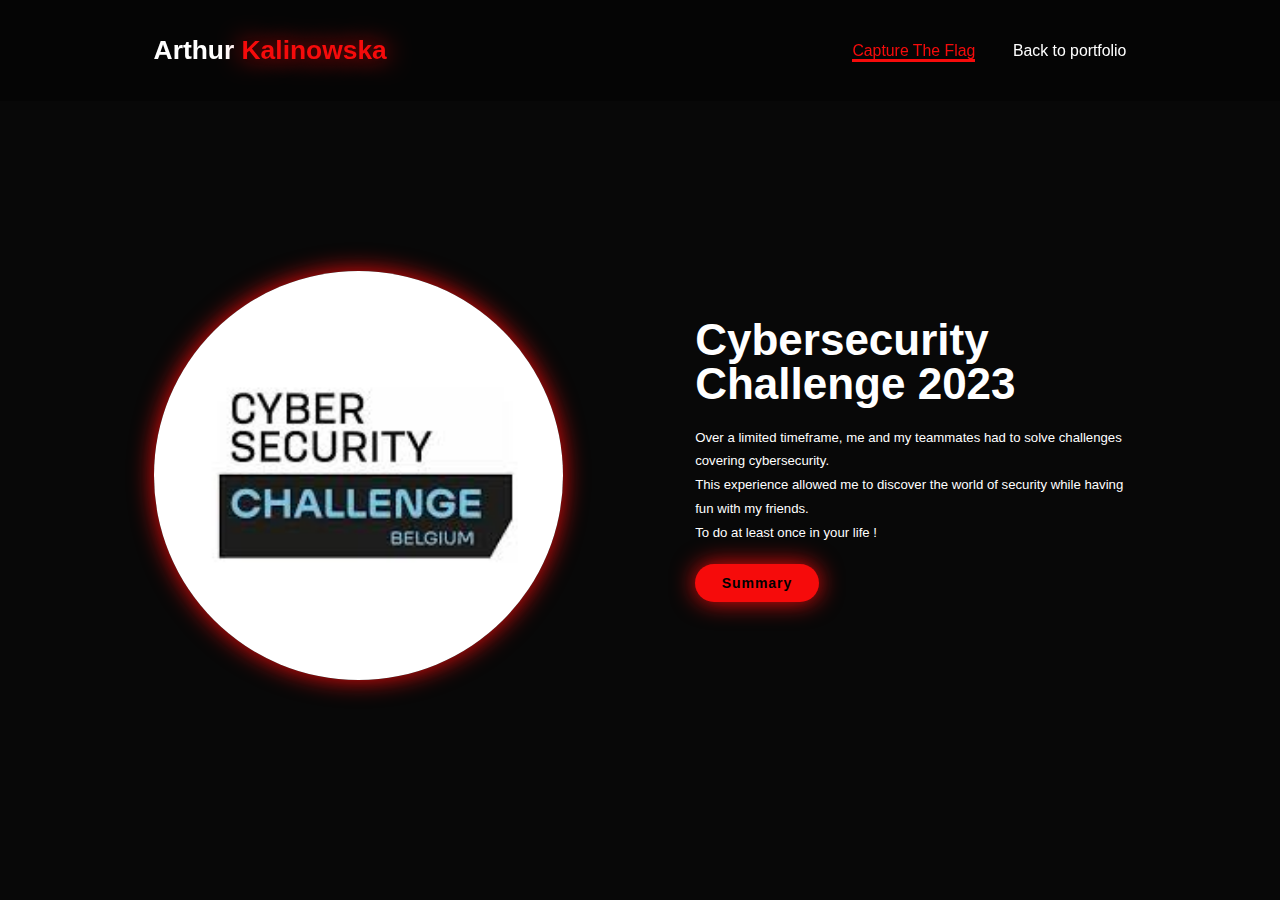
<file: pages/csc.html>
<!DOCTYPE html>
<html lang="en">
<head>
    <meta charset="UTF-8">
    <meta name="viewport" content="width=device-width, initial-scale=1.0">
    <link rel="stylesheet" href="../style.css">
    <link href="../img/default/poland.ico" rel="icon" type="image/x-icon">
    <title>Cybersecurity challenge 2023</title>
</head>
<body>
    <header class="header">
        <a href="../index.html" class="logo">Arthur 
            <span>Kalinowska</span></a>

        <i class="bx bx-menu" id="menu-icon"></i>

        <nav class="navbar">
            <a href="#home" class="active">Capture The Flag</a>
            <a href="../index.html#portfolios">Back to portfolio</a>
        </nav>
    </header>

    <section class="home" id="home">  
        
        <div class="home-img">
            <img src="../img/cybersecurity-challenge/cybersecurity.jpg">
        </div>

        <div class="home-content">

            <h1>Cybersecurity Challenge 2023</h1>

            <br><br>
                
            <p>Over a limited timeframe, me and my teammates had to solve challenges covering cybersecurity.</p>

            <p>This experience allowed me to discover the world of security while having fun with my friends.</p>

            <p>To do at least once in your life !</p>

            <br><br>

            <div class="btn-group">
                <a href="summary.html" class="btn">Summary</a>
            </div>

            <br><br>

        </div>

    </section>

    <script src="../script.js"></script>
</body>
</html>
</file>
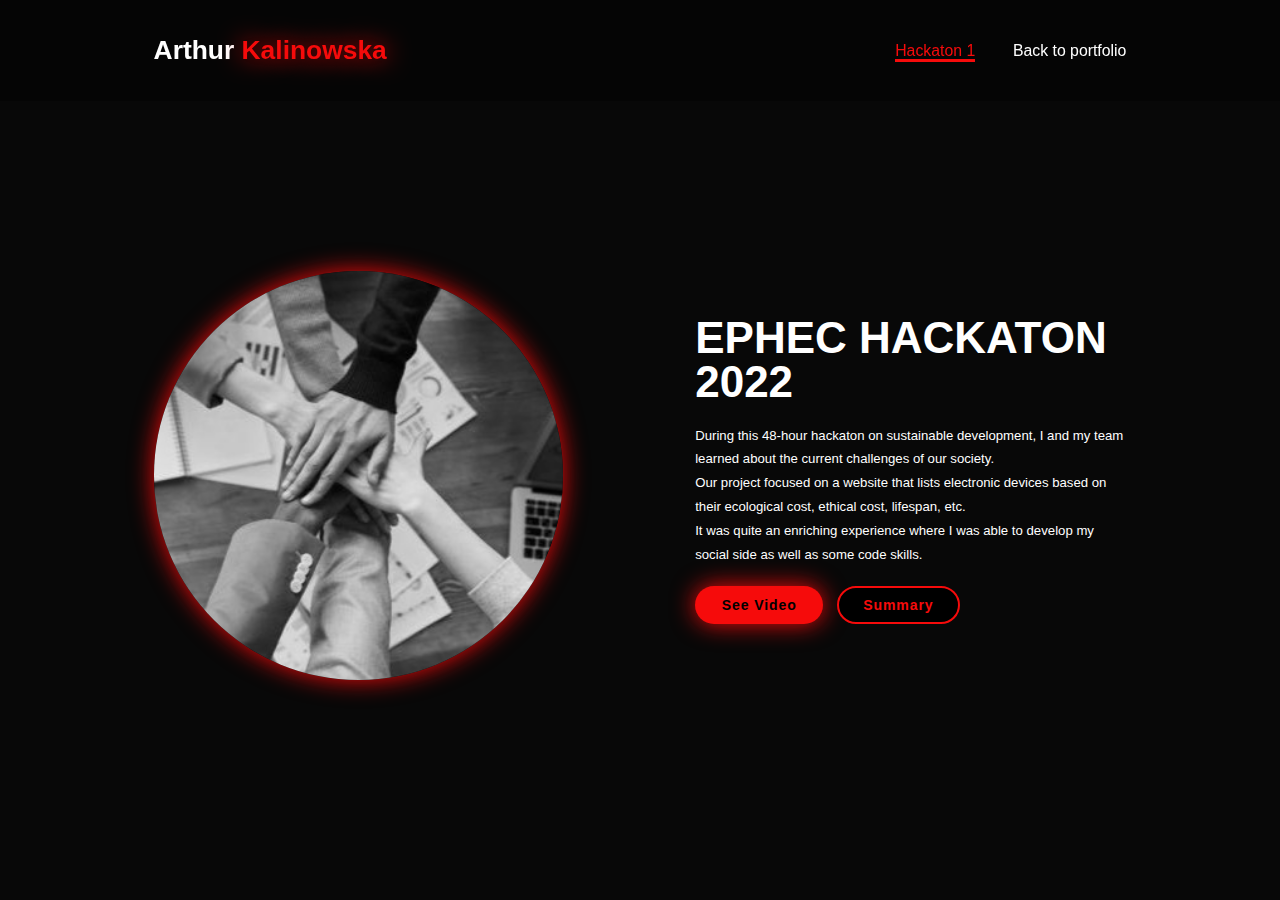
<file: pages/hackaton1.html>
<!DOCTYPE html>
<html lang="en">
<head>
    <meta charset="UTF-8">
    <meta name="viewport" content="width=device-width, initial-scale=1.0">
    <link rel="stylesheet" href="../style.css">
    <link href="../img/default/poland.ico" rel="icon" type="image/x-icon">
    <title>Hackaton EPHEC 2022</title>
</head>
<body>
    <header class="header">
        <a href="../index.html" class="logo">Arthur 
            <span>Kalinowska</span></a>

        <i class="bx bx-menu" id="menu-icon"></i>

        <nav class="navbar">
            <a href="#home" class="active">Hackaton 1</a>
            <a href="../index.html#portfolios">Back to portfolio</a>
        </nav>
    </header>

    <section class="home" id="home">  
        
        <div class="home-img">
            <img src="../img/hackaton1/profile.jpg">
        </div>

        <div class="home-content">

            <h1>EPHEC HACKATON 2022</h1>

            <br><br>

            <p>During this 48-hour hackaton on sustainable development, I and my team learned about the current challenges of our society.</p>
                
            <p>Our project focused on a website that lists electronic devices based on their ecological cost, ethical cost, lifespan, etc.</p>

            <p>It was quite an enriching experience where I was able to develop my social side as well as some code skills.</p>

            <br><br>

            <div class="btn-group">
                <a href="https://www.youtube.com/watch?v=X24J60kMmWw" target="_blank" rel="noopener noreferrer" class="btn">See Video</a>
                
                <a href="summary.html" class="btn">Summary</a>

            </div>
            
        </div>

    </section>

    <script src="../script.js"></script>
</body>
</html>
</file>
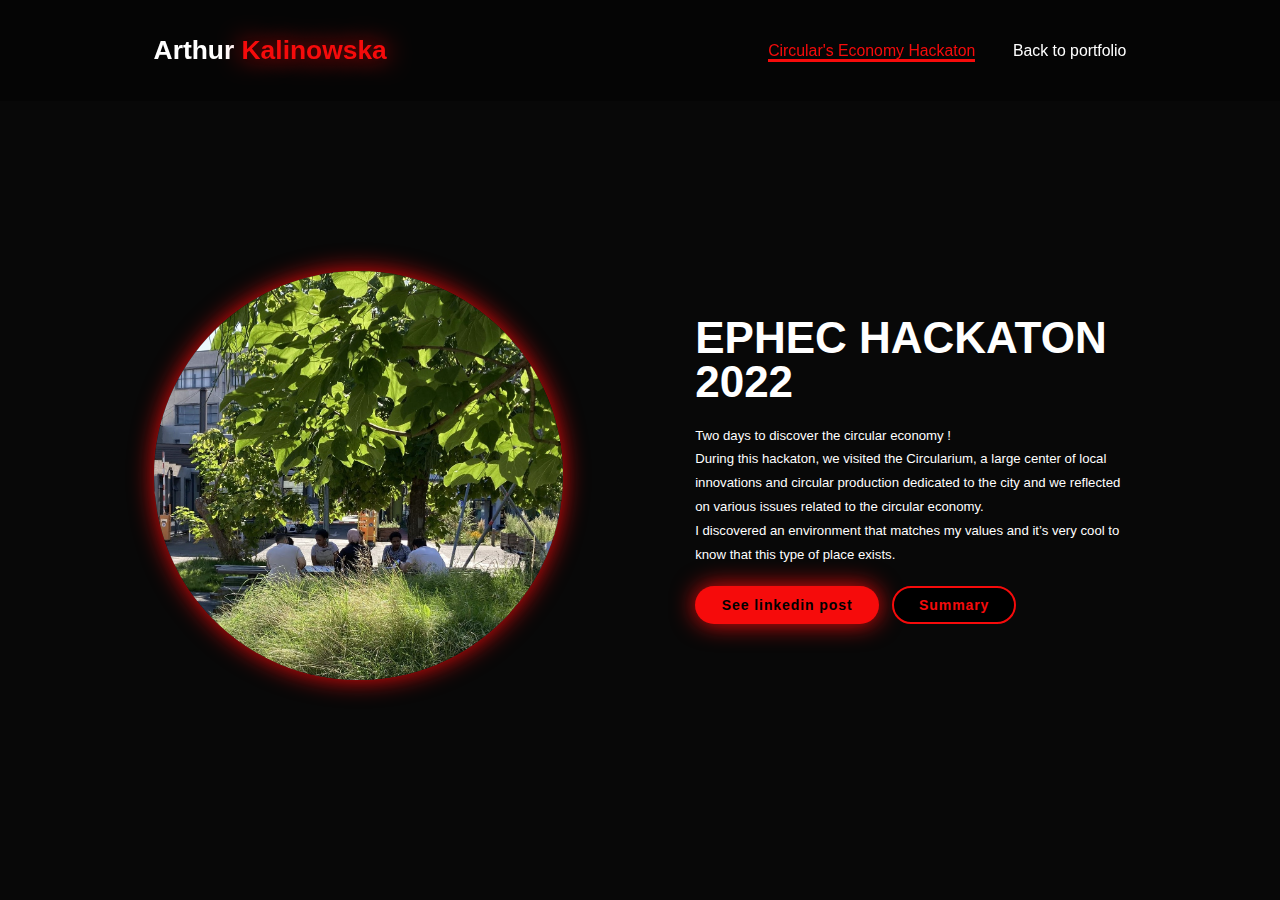
<file: pages/hackaton2.html>
<!DOCTYPE html>
<html lang="en">
<head>
    <meta charset="UTF-8">
    <meta name="viewport" content="width=device-width, initial-scale=1.0">
    <link rel="stylesheet" href="../style.css">
    <link href="../img/default/poland.ico" rel="icon" type="image/x-icon">
    <title>Circular's Economy Hackaton</title>
</head>
<body>
    <header class="header">
        <a href="../index.html" class="logo">Arthur 
            <span>Kalinowska</span></a>

        <i class="bx bx-menu" id="menu-icon"></i>

        <nav class="navbar">
            <a href="#home" class="active">Circular's Economy Hackaton</a>
            <a href="../index.html#portfolios">Back to portfolio</a>
        </nav>
    </header>

    <section class="home" id="home">  
        
        <div class="home-img">
            <img src="../img/hackaton2/cover.jpg">
        </div>

        <div class="home-content">

            <h1>EPHEC HACKATON 2022</h1>

            <br><br>
                
            <p>Two days to discover the circular economy !</p>

            <p>During this hackaton, we visited the Circularium, a large center of local innovations and circular production dedicated to the city and we reflected on various issues related to the circular economy.</p>

            <p>I discovered an environment that matches my values and it’s very cool to know that this type of place exists.</p>

            <p></p>

            <br><br>

            <div class="btn-group">
                <a href="https://www.linkedin.com/posts/caroline-lovens-12514126_deux-jours-pour-découvrir-léconomie-circulaire-activity-7107038572930576384-3QWN/?utm_source=share&utm_medium=member_desktop" target="_blank" rel="noopener noreferrer" class="btn">See linkedin post</a>
                
                <a href="summary.html" class="btn">Summary</a>
            </div>

        </div>

    </section>

    <script src="../script.js"></script>
</body>
</html>
</file>
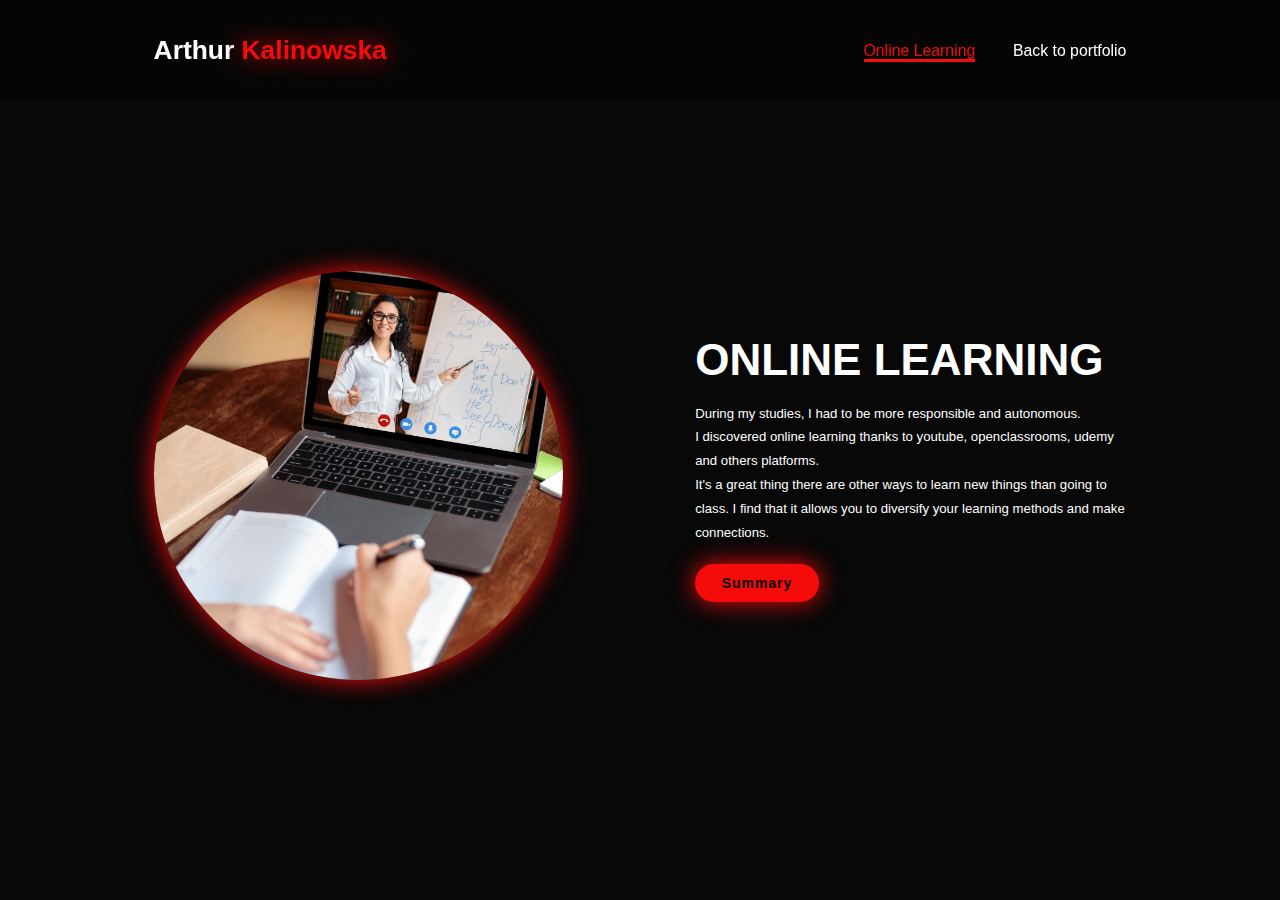
<file: pages/online.html>
<!DOCTYPE html>
<html lang="en">
<head>
    <meta charset="UTF-8">
    <meta name="viewport" content="width=device-width, initial-scale=1.0">
    <link rel="stylesheet" href="../style.css">
    <link href="../img/default/poland.ico" rel="icon" type="image/x-icon">
    <title>Online Learning</title>
</head>
<body>
    <header class="header">
        <a href="../index.html" class="logo">Arthur 
            <span>Kalinowska</span></a>

        <i class="bx bx-menu" id="menu-icon"></i>

        <nav class="navbar">
            <a href="#introduction" class="active">Online Learning</a>
            <a href="../index.html#portfolios">Back to portfolio</a>
        </nav>
    </header>
    <section class="home" id="home">  
        
        <div class="home-img">
            <img src="../img/online-learning/online.jpg">
        </div>

        <div class="home-content">

            <h1>ONLINE LEARNING</h1>

            <br><br>
            
            <p>During my studies, I had to be more responsible and autonomous.</p>
                
            <p>I discovered online learning thanks to youtube, openclassrooms, udemy and others platforms.</p>

            <p>It's a great thing there are other ways to learn new things than going to class. I find that it allows you to diversify your learning methods and make connections.</p>

            <br><br>

            <div class="btn-group">
                <a href="summary.html" class="btn">Summary</a>
            </div>

        </div>

    </section>

    <script src="../script.js"></script>
</body>
</html>
</file>
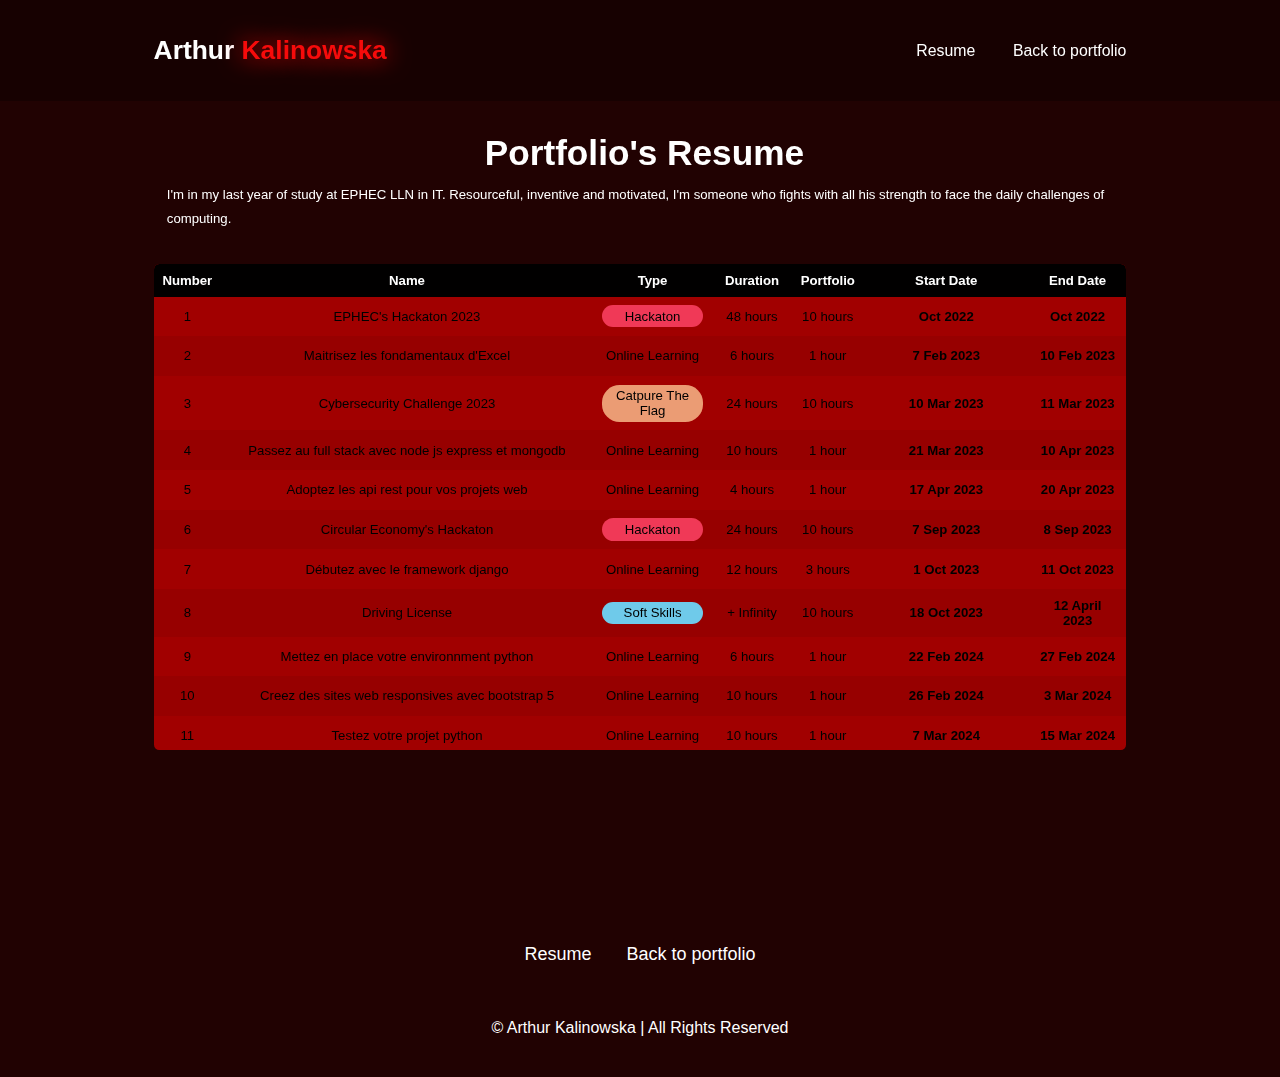
<file: pages/resume.html>
<!DOCTYPE html>
<html lang="en">
<head>
    <meta charset="UTF-8">
    <meta name="viewport" content="width=device-width, initial-scale=1.0">
    <link rel="stylesheet" href="../style.css">

    <link rel="shortcut icon" href="../img/poland.ico" type="image/x-icon">
    <title>Portfolio Resume</title>
</head>
<body>
    <header class="header">
        <a href="../index.html" class="logo">Arthur 
            <span>Kalinowska</span></a>

        <i class="bx bx-menu" id="menu-icon"></i>

        <nav class="navbar">
            <a href="#resume">Resume</a>
            <a href="../index.html#portfolios">Back to portfolio</a>
        </nav>
    </header>

    <section class="resume" id="resume">
        <div class="table__header">
            <h1>Portfolio's Resume</h1>

            <p>I'm in my last year of study at EPHEC LLN in IT. Resourceful, inventive and motivated, I'm someone who fights with all his strength to face the daily challenges of computing.</p>
        </div>
        
        <div class="table__body">
            <table>
                <thead>
                    <tr>
                        <th> Number </th>
                        <th> Name </th>
                        <th> Type </th>
                        <th> Duration </th>
                        <th> Portfolio </th>
                        <th> Start Date </th>
                        <th> End Date </th>
                    </tr>
                </thead>
                <tbody>
                    <tr>
                        <td> 1 </td>
                        <td><a href="hackaton1.html#introduction">EPHEC's Hackaton 2023</a></td>
                        <td>
                            <p class="type hackaton">Hackaton</p>
                        </td>
                        <td> 48 hours </td>
                        <td> 10 hours </td>
                        <td> <strong> Oct 2022 </strong></td>
                        <td> <strong> Oct 2022 </strong></td>
                    </tr>
                    <tr>
                        <td> 2 </td>
                        <td> <a href="https://openclassrooms.com/fr/courses/7168336-maitrisez-les-fondamentaux-dexcel"> Maitrisez les fondamentaux d'Excel</a> </td>
                        <td>
                            <p class="type online">Online Learning</p>
                        </td>
                        <td> 6 hours </td>
                        <td> 1 hour </td>
                        <td> <strong> 7 Feb 2023</strong> </td>
                        <td> <strong> 10 Feb 2023</strong> </td>
                    </tr>
                    <tr>
                        <td> 3</td>
                        <td><a href="csc.html#introduction">Cybersecurity Challenge 2023</a></td>
                        <td>
                            <p class="type ctf">Catpure The Flag</p>
                        </td>
                        <td> 24 hours </td>
                        <td> 10 hours </td>
                        <td> <strong>10 Mar 2023</strong> </td>
                        <td> <strong>11 Mar 2023</strong> </td>
                    </tr>
                    <tr>
                        <td> 4</td>
                        <td> <a href="https://openclassrooms.com/fr/courses/6390246-passez-au-full-stack-avec-node-js-express-et-mongodb"> Passez au full stack avec node js express et mongodb</a></td>
                        <td>
                            <p class="type online">Online Learning</p>
                        </td>
                        <td> 10 hours </td>
                        <td> 1 hour </td>
                        <td> <strong>21 Mar 2023</strong> </td>
                        <td> <strong>10 Apr 2023</strong> </td>
                    </tr>
                    <tr>
                        <td> 5</td>
                        <td><a href="https://openclassrooms.com/fr/courses/6573181-adoptez-les-api-rest-pour-vos-projets-web">Adoptez les api rest pour vos projets web</a> </td>
                        <td>
                            <p class="type online">Online Learning</p>
                        </td>
                        <td> 4 hours </td>
                        <td> 1 hour </td>
                        <td> <strong>17 Apr 2023</strong> </td>
                        <td> <strong>20 Apr 2023</strong> </td>
                    </tr>
                    <tr>
                        <td> 6</td>
                        <td><a href="hackaton2.html#introduction">Circular Economy's Hackaton</a></td>
                        <td>
                            <p class="type hackaton">Hackaton</p>
                        </td>
                        <td> 24 hours </td>
                        <td> 10 hours </td>
                        <td> <strong>7 Sep 2023</strong> </td>
                        <td> <strong>8 Sep 2023</strong> </td>
                    </tr>
                    <tr>
                        <td> 7</td>
                        <td><a href="https://openclassrooms.com/fr/courses/7172076-debutez-avec-le-framework-django">Débutez avec le framework django</a></td>
                        <td>
                            <p class="type online">Online Learning</p>
                        </td>
                        <td> 12 hours </td>
                        <td> 3 hours </td>
                        <td> <strong>1 Oct 2023</strong> </td>
                        <td> <strong>11 Oct 2023</strong> </td>
                    </tr>
                    <tr>
                        <td> 8</td>
                        <td><a href="soft-skills.html#Driving">Driving License</a></td>
                        <td>
                            <p class="type soft">Soft Skills</p>
                        </td>
                        <td> + Infinity </td>
                        <td> 10 hours </td>
                        <td> <strong>18 Oct 2023</strong> </td>
                        <td> <strong>12 April 2023</strong> </td>
                    </tr>
                    <tr>
                        <td> 9</td>
                        <td> <a href="https://openclassrooms.com/fr/courses/6951236-mettez-en-place-votre-environnement-python">Mettez en place votre environnment python</a></td>
                        <td>
                            <p class="type online">Online Learning</p>
                        </td>
                        <td> 6 hours </td>
                        <td> 1 hour </td>
                        <td> <strong>22 Feb 2024</strong> </td>
                        <td> <strong>27 Feb 2024</strong> </td>
                    </tr>
                    <tr>
                        <td> 10</td>
                        <td> <a href="https://openclassrooms.com/fr/courses/7542506-creez-des-sites-web-responsives-avec-bootstrap-5">Creez des sites web responsives avec bootstrap 5</a></td>
                        <td>
                            <p class="type online">Online Learning</p>
                        </td>
                        <td> 10 hours </td>
                        <td> 1 hour </td>
                        <td> <strong>26 Feb 2024</strong> </td>
                        <td> <strong>3 Mar 2024</strong> </td>
                    </tr>
                    <tr>
                        <td> 11</td>
                        <td> <a href="https://openclassrooms.com/fr/courses/7155841-testez-votre-projet-python">Testez votre projet python</a> </td>
                        <td>
                            <p class="type online">Online Learning</p>
                        </td>
                        <td> 10 hours </td>
                        <td> 1 hour </td>
                        <td> <strong>7 Mar 2024</strong> </td>
                        <td> <strong>15 Mar 2024</strong> </td>
                    </tr>
                    <tr>
                        <td> 12</td>
                        <td> <a href="https://openclassrooms.com/fr/courses/4577696-prenez-la-parole-en-public">Prenez la parole en public</a> </td>
                        <td>
                            <p class="type online">Online Learning</p>
                        </td>
                        <td> 6 hours </td>
                        <td> 1 hour </td>
                        <td> <strong>8 Mar 2024</strong> </td>
                        <td> <strong>10 Mar 2024</strong> </td>
                    </tr>
                    <tr>
                        <td> 13</td>
                        <td> <a href="https://openclassrooms.com/fr/courses/7192426-allez-plus-loin-avec-le-framework-django">Allez plus loin avec le framework django</a> </td>
                        <td>
                            <p class="type online">Online Learning</p>
                        </td>
                        <td> 12 hours </td>
                        <td> 1 hour </td>
                        <td> <strong>25 Mar 2024</strong> </td>
                        <td> <strong>31 Mar 2024</strong> </td>
                    </tr>

                    <tr>
                        <td> 14</td>
                        <td><a href="https://www.udemy.com/course/creez-des-sites-web-avec-python-et-django/">Creez des sites web avec python et django</a></td>
                        <td>
                            <p class="type online">Online Learning</p>
                        </td>
                        <td> 14,5 hours </td>
                        <td> 3 hours </td>
                        <td> <strong>14 Feb 2024</strong> </td>
                        <td> <strong>3 Apr 2024</strong> </td>
                    </tr>
                    <tr>
                        <td> 15</td>
                        <td><a href="https://www.udemy.com/course/django-pro-de-novice-a-expert-en-developpement-web-python/">Django pro de novice a expert en developpement web python</a></td>
                        <td>
                            <p class="type online">Online Learning</p>
                        </td>
                        <td> 41,5 hours </td>
                        <td> 3 hours </td>
                        <td> <strong>21 Feb 2024</strong> </td>
                        <td> <strong>3 Apr 2024</strong> </td>
                    </tr>
                    <tr>
                        <td> 16</td>
                        <td><a href="https://www.udemy.com/course/create-responsive-websites-with-bootstrap-studio/">Create responsive websites with bootstrap studio</a></td>
                        <td>
                            <p class="type online">Online Learning</p>
                        </td>
                        <td> 2,5 hours </td>
                        <td> 1 hour </td>
                        <td> <strong>20 Mar 2024</strong> </td>
                        <td> <strong>3 Apr 2024</strong> </td>
                    </tr>
                    <tr>
                        <td> 17</td>
                        <td><a href="#">Galactik Football Fan Page</a></td>
                        <td>
                            <p class="type soft">Soft Skills</p>
                        </td>
                        <td> + Infinity </td>
                        <td> 5 hours </td>
                        <td> <strong>Long time ago in 2019...</strong> </td>
                        <td> <strong>2024</strong> </td>
                    </tr>
 
                </tbody>
                <tfoot>
                    <tr>
                        <td></td>
                        <td>Total</td>
                        <td></td>
                        <td> xx hours </td>
                        <td> 60 hours </td>
                        <td></td>
                        <td></td>
                    </tr>
                </tfoot>
            </table>
        </div>

    </section>


    <footer class="footer">
        <ul class="list">
            <li>
                <a href="#resume">Resume</a>
            </li>
            <li>
                <a href="../index.html#portfolios">Back to portfolio</a>
            </li>
        </ul>
        <p class="copyright">
            © Arthur Kalinowska | All Rights Reserved
        </p>
    </footer>

    <script src="../script.js"></script>
</body>
</html>
</file>
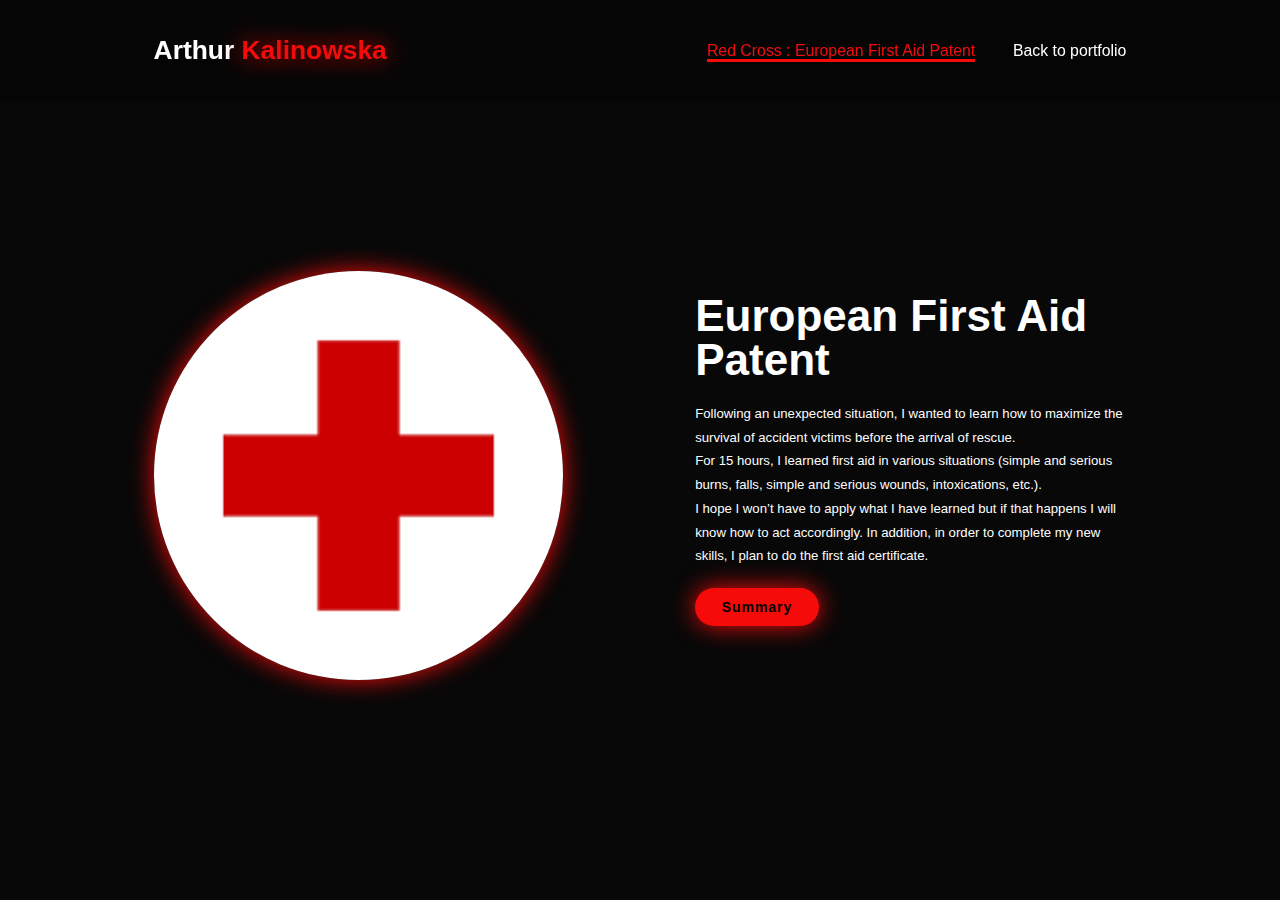
<file: pages/soft-skills.html>
<!DOCTYPE html>
<html lang="en">
<head>
    <meta charset="UTF-8">
    <meta name="viewport" content="width=device-width, initial-scale=1.0">
    <link rel="stylesheet" href="../style.css">
    <link href="../img/default/poland.ico" rel="icon" type="image/x-icon">
    <title>Soft Skills</title>
</head>
<body>
    <header class="header">
        <a href="../index.html" class="logo">Arthur 
            <span>Kalinowska</span></a>

        <i class="bx bx-menu" id="menu-icon"></i>

        <nav class="navbar">
            <a href="#home" class="active">Red Cross : European First Aid Patent</a>
            <a href="../index.html#portfolios">Back to portfolio</a>
        </nav>
    </header>

    <section class="home" id="home">  
        
        <div class="home-img">
            <img src="../img/soft-skills/redcross.png">
        </div>

        <div class="home-content">

            <h1>European First Aid Patent</h1>

            <br><br>
            
            <p>Following an unexpected situation, I wanted to learn how to maximize the survival of accident victims before the arrival of rescue.</p>
                
            <p>For 15 hours, I learned first aid in various situations (simple and serious burns, falls, simple and serious wounds, intoxications, etc.).</p>

            <p>I hope I won’t have to apply what I have learned but if that happens I will know how to act accordingly. In addition, in order to complete my new skills, I plan to do the first aid certificate.</p>

            <br><br>

            <div class="btn-group">
                <a href="summary.html" class="btn">Summary</a>
            </div>

            <br><br>

        </div>

    </section>

    <script src="../script.js"></script>
</body>
</html>
</file>
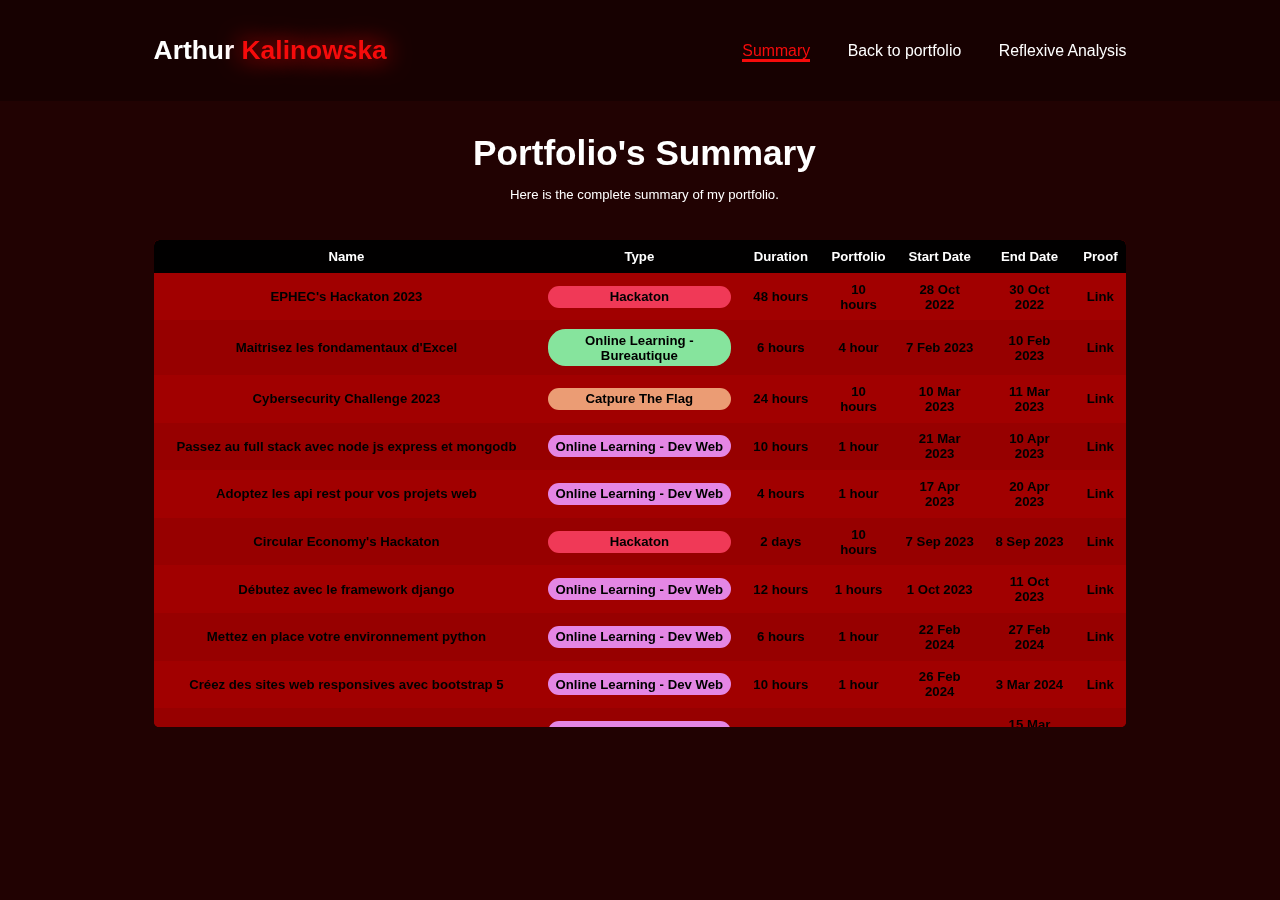
<file: pages/summary.html>
<!DOCTYPE html>
<html lang="en">
<head>
    <meta charset="UTF-8">
    <meta name="viewport" content="width=device-width, initial-scale=1.0">
    <link rel="stylesheet" href="../style.css">

    <link rel="shortcut icon" href="../img/default/poland.ico" type="image/x-icon">
    <title>Portfolio Resume</title>
</head>
<body>
    <header class="header">
        <a href="../index.html" class="logo">Arthur 
            <span>Kalinowska</span></a>

        <i class="bx bx-menu" id="menu-icon"></i>

        <nav class="navbar">
            <a href="#resume" class="active">Summary</a>
            <a href="../index.html#portfolios">Back to portfolio</a>
            <a href="../pdf/ANALYSE_RÉFLEXIVE.pdf" target="_blank">Reflexive Analysis</a>
        </nav>
    </header>

    <section class="resume" id="resume">
        <div class="table__header">
            <h1>Portfolio's Summary</h1>

            <p>Here is the complete summary of my portfolio. </p>
        </div>
        
        <div class="table__body">
            <table>
                <thead>
                    <tr>
                        <th> Name </th>
                        <th> Type </th>
                        <th> Duration </th>
                        <th> Portfolio </th>
                        <th> Start Date </th>
                        <th> End Date </th>
                        <th> Proof</th>
                    </tr>
                </thead>
                <tbody>
                    <tr>
                        <td><a href="hackaton1.html#introduction"><strong>EPHEC's Hackaton 2023</strong></a></td>
                        <td>
                            <p class="type hackaton"><a href="../pages/hackaton1.html"><strong>Hackaton</strong></a></p>
                        </td>
                        <td><strong> 48 hours</strong> </td>
                        <td><strong> 10 hours</strong> </td>
                        <td> <strong> 28 Oct 2022 </strong></td>
                        <td> <strong> 30 Oct 2022 </strong></td>
                        <td><a href="https://www.youtube.com/watch?v=X24J60kMmWw" target="_blank" rel="noopener noreferrer"><strong> Link </strong></a></td>
                    </tr>
                    <tr>
                        <td> <a href="https://openclassrooms.com/fr/courses/7168336-maitrisez-les-fondamentaux-dexcel" target="_blank" rel="noopener noreferrer"> <strong>Maitrisez les fondamentaux d'Excel</strong></a> </td>
                        <td>
                            <p class="type online_bureautique"><a href="../pages/online.html"><strong>Online Learning - Bureautique</strong></a></p>
                        </td>
                        <td><strong> 6 hours </strong></td>
                        <td><strong> 4 hour </strong></td>
                        <td> <strong> 7 Feb 2023</strong> </td>
                        <td> <strong> 10 Feb 2023</strong> </td>
                        <td><a href="../pdf/excel.pdf" target="_blank" rel="noopener noreferrer"><strong> Link </strong></a></td>
                    </tr>
                    <tr>
                        <td><a href="csc.html#introduction"><strong>Cybersecurity Challenge 2023</strong></a></td>
                        <td>
                            <p class="type ctf"><a href="../pages/csc.html"><strong>Catpure The Flag</strong></a></p>
                        </td>
                        <td><strong> 24 hours </strong></td>
                        <td><strong> 10 hours </strong></td>
                        <td> <strong>10 Mar 2023</strong> </td>
                        <td> <strong>11 Mar 2023</strong> </td>
                        <td><a href="../pdf/csc.pdf" target="_blank" rel="noopener noreferrer"><strong> Link </strong></a></td>
                    </tr>
                    <tr>
                        <td> <a href="https://openclassrooms.com/fr/courses/6390246-passez-au-full-stack-avec-node-js-express-et-mongodb" target="_blank" rel="noopener noreferrer"> <strong>Passez au full stack avec node js express et mongodb</strong></a></td>
                        <td>
                            <p class="type online_devweb"><a href="../pages/online.html"><strong>Online Learning - Dev Web</strong></a></p>
                        </td>
                        <td><strong> 10 hours </strong></td>
                        <td> <strong>1 hour </strong></td>
                        <td> <strong>21 Mar 2023</strong> </td>
                        <td> <strong>10 Apr 2023</strong> </td>
                        <td><a href="../pdf/fullstack.pdf" target="_blank" rel="noopener noreferrer"> <strong>Link</strong> </a></td>
                    </tr>
                    <tr>
                        <td><a href="https://openclassrooms.com/fr/courses/6573181-adoptez-les-api-rest-pour-vos-projets-web" target="_blank" rel="noopener noreferrer"><strong>Adoptez les api rest pour vos projets web</strong></a> </td>
                        <td>
                            <p class="type online_devweb"><a href="../pages/online.html"><strong>Online Learning - Dev Web</strong></a></p>
                        </td>
                        <td><strong> 4 hours </strong></td>
                        <td><strong> 1 hour </strong></td>
                        <td> <strong>17 Apr 2023</strong> </td>
                        <td> <strong>20 Apr 2023</strong> </td>
                        <td><a href="../pdf/apirest.pdf" target="_blank" rel="noopener noreferrer"><strong> Link </strong></a></td>
                    </tr>
                    <tr>
                        <td><a href="hackaton2.html#introduction"><strong>Circular Economy's Hackaton</strong></a></td>
                        <td>
                            <p class="type hackaton"><a href="../pages/hackaton2.html"><strong>Hackaton</strong></a></p>
                        </td>
                        <td><strong> 2 days </strong></td>
                        <td><strong> 10 hours </strong></td>
                        <td> <strong>7 Sep 2023</strong> </td>
                        <td> <strong>8 Sep 2023</strong> </td>
                        <td><a href="../pdf/hackaton2.pdf" target="_blank" rel="noopener noreferrer"><strong> Link </strong></a></td>
                    </tr>
                    <tr>
                        <td><a href="https://openclassrooms.com/fr/courses/7172076-debutez-avec-le-framework-django" target="_blank" rel="noopener noreferrer"><strong>Débutez avec le framework django</strong></a></td>
                        <td>
                            <p class="type online_devweb"><a href="../pages/online.html"><strong>Online Learning - Dev Web</strong></a></p>
                        </td>
                        <td><strong> 12 hours </strong></td>
                        <td><strong> 1 hours </strong></td>
                        <td> <strong>1 Oct 2023</strong> </td>
                        <td> <strong>11 Oct 2023</strong> </td>
                        <td><a href="../pdf/django-1.pdf" target="_blank" rel="noopener noreferrer"><strong> Link </strong></a></td>
                    </tr>
                    <tr>
                        <td> <a href="https://openclassrooms.com/fr/courses/6951236-mettez-en-place-votre-environnement-python" target="_blank" rel="noopener noreferrer"><strong>Mettez en place votre environnement python</strong></a></td>
                        <td>
                            <p class="type online_devweb"><a href="../pages/online.html"><strong>Online Learning - Dev Web</strong></a></p>
                        </td>
                        <td><strong> 6 hours </strong></td>
                        <td><strong> 1 hour </strong></td>
                        <td> <strong>22 Feb 2024</strong> </td>
                        <td> <strong>27 Feb 2024</strong> </td>
                        <td> <a href="../pdf/envpython.pdf" target="_blank" rel="noopener noreferrer"><strong>Link</strong></a></td>
                    </tr>
                    <tr>
                        <td> <a href="https://openclassrooms.com/fr/courses/7542506-creez-des-sites-web-responsives-avec-bootstrap-5" target="_blank" rel="noopener noreferrer"><strong>Créez des sites web responsives avec bootstrap 5</strong></a></td>
                        <td>
                            <p class="type online_devweb"><a href="../pages/online.html"><strong>Online Learning - Dev Web</strong></a></p>
                        </td>
                        <td><strong> 10 hours </strong></td>
                        <td><strong> 1 hour </strong></td>
                        <td> <strong>26 Feb 2024</strong> </td>
                        <td> <strong>3 Mar 2024</strong> </td>
                        <td><a href="../pdf/bootstrap.pdf" target="_blank" rel="noopener noreferrer"><strong> Link </strong></a></td>
                    </tr>
                    <tr>
                        <td> <a href="https://openclassrooms.com/fr/courses/7155841-testez-votre-projet-python" target="_blank" rel="noopener noreferrer"><strong>Testez votre projet python</strong></a> </td>
                        <td>
                            <p class="type online_devweb"><a href="../pages/online.html"><strong>Online Learning - Dev Web</strong></a></p>
                        </td>
                        <td><strong> 10 hours </strong></td>
                        <td><strong> 1 hour </strong></td>
                        <td> <strong>7 Mar 2024</strong> </td>
                        <td> <strong>15 Mar 2024</strong> </td>
                        <td><a href="../pdf/testpython.pdf" target="_blank" rel="noopener noreferrer"><strong> Link </strong></a></td>
                    </tr>
                    <tr>
                        <td> <a href="https://openclassrooms.com/fr/courses/4577696-prenez-la-parole-en-public" target="_blank" rel="noopener noreferrer"><strong>Prenez la parole en public</strong></a> </td>
                        <td>
                            <p class="type online_softskills"><a href="../pages/online.html"><strong>Online Learning - Soft Skills</strong></a></p>
                        </td>
                        <td><strong> 6 hours </strong></td>
                        <td><strong> 6 hour </strong></td>
                        <td> <strong>8 Mar 2024</strong> </td>
                        <td> <strong>10 Mar 2024</strong> </td>
                        <td><a href="../pdf/public.pdf" target="_blank" rel="noopener noreferrer"><strong> Link </strong></a></td>
                    </tr>
                    <tr>
                        <td> <a href="https://openclassrooms.com/fr/courses/7192426-allez-plus-loin-avec-le-framework-django" target="_blank" rel="noopener noreferrer"><strong>Allez plus loin avec le framework django</strong></a> </td>
                        <td>
                            <p class="type online_devweb"><a href="../pages/online.html"><strong>Online Learning - Dev Web</strong></a></p>
                        </td>
                        <td><strong> 12 hours </strong></td>
                        <td><strong> 1 hour </strong></td>
                        <td> <strong>25 Mar 2024</strong> </td>
                        <td> <strong>31 Mar 2024</strong> </td>
                        <td><a href="../pdf/django-2.pdf" target="_blank" rel="noopener noreferrer"><strong> Link </strong></a></td>
                    </tr>

                    <tr>
                        <td><a href="https://www.udemy.com/course/creez-des-sites-web-avec-python-et-django/" target="_blank" rel="noopener noreferrer"><strong>Creez des sites web avec python et django</strong></a></td>
                        <td>
                            <p class="type online_devweb"><a href="../pages/online.html"><strong>Online Learning - Dev Web</strong></a></p>
                        </td>
                        <td><strong> 14,5 hours </strong></td>
                        <td><strong> 1 hour </strong></td>
                        <td> <strong>14 Feb 2024</strong> </td>
                        <td> <strong>3 Apr 2024</strong> </td>
                        <td><a href="../pdf/udjango-1.pdf" target="_blank" rel="noopener noreferrer"><strong> Link </strong></a></td>
                    </tr>
                    <tr>
                        <td><a href="https://www.udemy.com/course/django-pro-de-novice-a-expert-en-developpement-web-python/" target="_blank" rel="noopener noreferrer"><strong>Django pro de novice à expert en developpement web python</strong></a></td>
                        <td>
                            <p class="type online_devweb"><a href="../pages/online.html"><strong>Online Learning - Dev Web</strong></a></p>
                        </td>
                        <td><strong> 41,5 hours </strong></td>
                        <td><strong> 1 hours </strong></td>
                        <td> <strong>21 Feb 2024</strong> </td>
                        <td> <strong>3 Apr 2024</strong> </td>
                        <td><a href="../pdf/udjango-2.pdf" target="_blank" rel="noopener noreferrer"><strong> Link </strong></a></td>
                    </tr>
                    <tr>
                        <td><a href="https://www.udemy.com/course/create-responsive-websites-with-bootstrap-studio/" target="_blank" rel="noopener noreferrer"><strong>Create responsive websites with bootstrap studio</strong></a></td>
                        <td>
                            <p class="type online_devweb"><a href="../pages/online.html"><strong>Online Learning - Dev Web</strong></a></p>
                        </td>
                        <td><strong> 2,5 hours </strong></td>
                        <td><strong> 1 hour </strong></td>
                        <td> <strong>20 Mar 2024</strong> </td>
                        <td> <strong>3 Apr 2024</strong> </td>
                        <td><a href="../pdf/ubootstrapstudio.pdf" target="_blank" rel="noopener noreferrer"><strong> Link </strong></a></td>
                    </tr>
                    <tr>
                        <td><a href="soft-skills.html"><strong>Red Cross : European First Aid Patent</strong></a></td>
                        <td>
                            <p class="type soft"><a href="../pages/soft-skills.html"><strong>Soft Skills</strong></a></p>
                        </td>
                        <td><strong> 15 hours </strong></td>
                        <td><strong> 10 hours </strong></td>
                        <td> <strong>20 Apr 2024</strong> </td>
                        <td> <strong>28 Apr 2024</strong> </td>
                        <td><a href="../pdf/BEPS.pdf" target="_blank" rel="noopener noreferrer"> <strong>Link</strong> </a></td>
                    </tr>
 
                </tbody>
                <tfoot>
                    <tr>
                        <td> Total</td>
                        <td> </td>
                        <td> </td>
                        <td> 60 hours </td>
                        <td> Jan 2022</td>
                        <td> June 2024</td>
                        <td></td>
                    </tr>
                </tfoot>
            </table>
        </div>

    </section>

    <script src="../script.js"></script>
</body>
</html>
</file>
<file: style.css>
* {
    margin: 0;
    padding: 0;
    box-sizing: border-box;
    text-decoration: none;
    border: none;
    outline: none;
    scroll-behavior: smooth;
    font-family: "Poppins", sans-serif;
}
:root {
    --bg-color: #080808;
    --second-bg-color: #210202;
    --text-color: white;
    --main-color: #f60b0b;
}
html{
    font-size: 60%;
    overflow-x: hidden;

}
body{
    background: var(--bg-color);
    color: var(--text-color);
}
.header{
    position: fixed;
    top: 0;
    left: 0;
    width: 100%;
    padding: 4rem 12% 4rem;
    background: rgba(0,0,0,0.3);
    backdrop-filter : blur(10px);
    display: flex;
    justify-content: space-between;
    align-items: center;
    z-index: 5;
}
.logo{
    font-size: 3rem;
    color: var(--test-color);
    font-weight: 800;
    cursor: pointer;
    transition: 0.3s ease;
}
.logo:hover{
    transform: scale(1.1);
}
.logo span{
    text-shadow: 0 0 25px var(--main-color);
}
.navbar a{
    font-size: 1.8rem;
    color: var(--text-color);
    margin-left: 4rem;
    font-weight: 500;
    transition: 0.3s ease;
    border-bottom: 3px solid transparent;
}
.navbar a:hover,
.navbar a.active{
    color: var(--main-color);
    border-bottom: 3px solid var(--main-color);
}
#menu-icon{
    font-size: 3.6rem;
    color: var(--main-color);
    display: none;
}

section{
    min-height: 100vh;
    padding: 10rem 12% 10rem;
}
.home{
    display: flex;
    align-items: center;
    justify-content: center;
    gap: 15rem;
}
.home-content{
    display: flex;
    flex-direction: column;
    align-items: baseline;
    text-align: left;
    justify-content: center;
    margin-top: 3rem;
}
span{
    color: var(--main-color);
}
.logo span{
    color: var(--main-color);
}
.home-content h3{
    margin-bottom: 2rem;
    margin-top: 1rem;
    font-size: 3.5rem;
}
.home-content h1{
    font-size: 5rem;
    font-weight: 700;
    margin-top: 1.5rem;
    line-height: 1;
}
.home-img{
    border-radius: 50%;
}
.home-img img{
    position: relative;
    top: 3rem;
    width: 32vw;
    border-radius: 50%;
    box-shadow: 0 0 25px var(--main-color);
    cursor: pointer;
    transition: 0.4s ease-in-out;
}
.home-img img:hover{
    box-shadow: 0 0 25px var(--main-color),
                0 0 50px var(--main-color),
                0 0 100px var(--main-color);
}
.home-content p{
    font-size: 1.5rem;
    font-weight: 500;
    line-height: 1.8;
    max-width: 1000px;
}
.social-icons a{
    display: inline-flex;
    justify-content: center;
    align-items: center;
    width: 4.5rem;
    height: 4.5rem;
    background: transparent;
    border: 2px solid var(--main-color);
    font-size: 2.5rem;
    border-radius: 50%;
    color: var(--main-color);
    margin: 3rem 1.5rem 3rem 0;
    transition: 0.3s ease-in-out;
}
.social-icons a:hover{
    color: var(--text-color);
    transform: scale(1.3)translateY(-5px);
    box-shadow: 0 0 25px var(--main-color);
    background-color: var(--main-color);
}
.btn{
    display: inline-block;
    padding: 1rem 2.8rem;
    background: var(--main-color);
    box-shadow: 0 0 25px var(--main-color);
    border-radius: 4rem;
    font-size: 1.6rem;
    color: black;
    border: 2px solid transparent;
    letter-spacing: 0.1rem;
    font-weight: 600;
    transition: 0.3s ease-in-out;
    cursor: pointer;
}
.btn:hover{
    transform: scale(1.05);
    box-shadow: 0 0 50px var(--main-color);
}
.btn-group{
    display: flex;
    align-items: center;
    gap: 1.5rem;
}
.btn-group a:nth-of-type(2){
    background-color: black;
    color: var(--main-color);
    border: 2px solid var(--main-color);
    box-shadow: 0 0 25px transparent;
}
.btn-group a:nth-of-type(2):hover{
    box-shadow: 0 0 25px var(--main-color);
    background-color: var(--main-color);
    color: black;
}
.text-animation{
    font-size: 34px;
    font-weight: 600;
    min-width: 280px;
}
.text-animation span{
    position: relative;
}
.text-animation span::before{
    content: "Web Developer";
    color: var(--main-color);
    animation: words 20s infinite;
}
.text-animation span::after{
    content: "";
    background-color: var(--bg-color);
    position: absolute;
    width: calc(100% + 8px);
    height: 100%;
    border-left: 3px solid var(--bg-color);
    right: -8px;
    animation: cursor 0.6s infinite, typing 20s steps(14) infinite;
}
@keyframes cursor{
    to{
        border-left: 2px solid var(--main-color);
    }
}
@keyframes words{
    0%,
    20%{
        content: "a human who loves IT";
    }
    21%,
    40%{
        content: "a web developer";
    }
    41%,
    60%{
        content: "an ambitious learner";
    }
    61%,
    80%{
        content: "patient & optimist";
    }
    81%,
    100%{
        content: "responsible";
    }
}
@keyframes typing{
    10%,
    15%,
    30%,
    35%,
    50%,
    55%,
    70%,
    75%,
    90%,
    95%{
        width: 0;
    }
    5%,
    20%,
    25%,
    40%,
    45%,
    60%,
    65%,
    80%,
    85%{
        width: calc(100% + 8px);
    }
}
.heading{
    font-size: 8rem;
    text-align: center;
    margin: 5rem 0;
}

.education{
    padding: 100px 15px;
    background: var(--second-bg-color);
}
.education h2{
    margin-bottom: 5rem;
}
.timeline-items{
    max-width: 1200px;
    margin: auto;
    display: flex;
    flex-wrap: wrap;
    position: relative;
}
.timeline-items::before{
    content: "";
    position: absolute;
    width: 5px;
    height: 100%;
    background-color: var(--main-color);
    left: calc(50% - 1px);
}
.timeline-item{
    margin-bottom: 40px;
    width: 100%;
    position: relative;
}
.timeline-item:last-child{
    margin-bottom: 0;
}
.timeline-item:nth-child(odd){
    padding-right: calc(50% + 30px);
    text-align: right;
}
.timeline-item:nth-child(even){
    padding-left: calc(50% + 30px);
}
.timeline-dot{
    height: 21px;
    width: 21px;
    background-color: var(--main-color);
    box-shadow: 0 0 25px var(--main-color),
                0 0 50px var(--main-color);
    position: absolute;
    left: calc(50% - 8px);
    border-radius: 50%;
    top: 10px;
}
.timeline-date{
    font-size: 20px;
    font-weight: 800;
    color: white;
    margin: 6px 0 15px;
}
.timeline-content{
    background-color: var(--bg-color);
    border: 3px solid var(--main-color);
    padding: 30px 50px;
    border-radius: 4rem;
    box-shadow: 0 0 10px var(--main-color);
    cursor: pointer;
    transition: 0.3s ease-in-out;
    text-align: left;
}
.timeline-content:hover{
    transform: scale(1.05);
    box-shadow: 0 0 25px var(--main-color);
}
.timeline-content h3{
    font-size: 20px;
    color: white;
    margin: 0 0 10px;
    font-weight: 500;
}
.timeline-content p{
    color: white;
    font-size: 16px;
    font-weight: 300;
    line-height: 22px;
}
::-webkit-scrollbar{
    width: 15px;
}
::-webkit-scrollbar-thumb{
    background-color: var(--main-color);
}
::-webkit-scrollbar-track{
    background-color: var(--bg-color);
    width: 50px;
}


.skills h2{
    margin-bottom: 2rem;
}
.skills{
    margin: 0 auto;

}
.skill-bars{
    padding: 25px 30px;
    background: rgba(255, 0, 0, 0.461);
    backdrop-filter: blur(20px);
    border: 1px solid rgba(255,255,255,0.4);
    box-shadow: 5px 5px 20px rgba(0,0,0,0.2);
    border-radius: 10px;
    display: flex;
    justify-content: space-between;
    gap: 3rem;
}

.column{
    flex: 1;
    margin-right: 20px;
}

.skill-bars .bar{
    margin: 20px 0;
}
.skill-bars .bar:first-child{
    margin-top: 0px;
}
.skill-bars .bar .info{
    margin-bottom: 5px;
}
.skill-bars .bar .info span{
    color: var(--text-color);
    font-weight: 500;
    font-size: 17px;
    opacity : 0;
    animation: showText 0.5s 1s linear forwards;
}
@keyframes showText{
    100%{
        opacity: 1;
    }
}
.skill-bars .bar .progress-line{
    height: 10px;
    width: 100%;
    background: white;
    position: relative;
    border-radius: 8px;
    transform: scale(0);
    transform-origin: left;
    box-shadow: inset 0 1px 1px rgba(0,0,0,0.05),
                      0 1px rgba(255,255,255,0.8);
    animation: animate 1s cubic-bezier(1,0,0.5,1) forwards;
}
@keyframes animate {
    100%{
        transform: scaleX(1);
    }
}
.bar .progress-line span{
    height: 110%;
    position: absolute;
    border-radius: 8px;
    cursor: pointer;
}
.bar .progress-line.html span{
    width: 90%;
    background-color: red;
    box-shadow: 0 0 25px red;
    transition: 0.3s ease;
}
.bar .progress-line.html span:hover{
    box-shadow: 0 0 25px red,
                0 0 50px red;
}
.bar .progress-line.css span{
    width: 80%;
    background-color: red;
    box-shadow: 0 0 25px red;
    transition: 0.3s ease;
}
.bar .progress-line.css span:hover{
    box-shadow: 0 0 25px red,
                0 0 50px red;
}
.bar .progress-line.javascript span{
    width: 80%;
    background-color: red;
    box-shadow: 0 0 25px red;
    transition: 0.3s ease;
}
.bar .progress-line.javascript span:hover{
    box-shadow: 0 0 25px red,
                0 0 50px red;
}
.bar .progress-line.python span{
    width: 70%;
    background-color: red;
    box-shadow: 0 0 25px red;
    transition: 0.3s ease;
}
.bar .progress-line.python span:hover{
    box-shadow: 0 0 25px red,
                0 0 50px red;
}
.bar .progress-line.sql span{
    width: 75%;
    background-color: red;
    box-shadow: 0 0 25px red;
    transition: 0.3s ease;
}
.bar .progress-line.sql span:hover{
    box-shadow: 0 0 25px red,
                0 0 50px red;
}
.bar .progress-line.sqlite span{
    width: 70%;
    background-color: red;
    box-shadow: 0 0 25px red;
    transition: 0.3s ease;
}
.bar .progress-line.sqlite span:hover{
    box-shadow: 0 0 25px red,
                0 0 50px red;
}
.bar .progress-line.django span{
    width: 50%;
    background-color: red;
    box-shadow: 0 0 25px red;
    transition: 0.3s ease;
}
.bar .progress-line.django span:hover{
    box-shadow: 0 0 25px red,
                0 0 50px red;
}
.bar .progress-line.vue span{
    width: 35%;
    background-color: red;
    box-shadow: 0 0 25px red;
    transition: 0.3s ease;
}
.bar .progress-line.vue span:hover{
    box-shadow: 0 0 25px red,
                0 0 50px red;
}
.bar .progress-line.bootstrap span{
    width: 50%;
    background-color: red;
    box-shadow: 0 0 25px red;
    transition: 0.3s ease;
}
.bar .progress-line.bootstrap span:hover{
    box-shadow: 0 0 25px red,
                0 0 50px red;
}
.bar .progress-line.nodejs span{
    width: 30%;
    background-color: red;
    box-shadow: 0 0 25px red;
    transition: 0.3s ease;
}
.bar .progress-line.nodejs span:hover{
    box-shadow: 0 0 25px red,
                0 0 50px red;
}
.bar .progress-line.mysql span{
    width: 60%;
    background-color: red;
    box-shadow: 0 0 25px red;
    transition: 0.3s ease;
}
.bar .progress-line.mysql span:hover{
    box-shadow: 0 0 25px red,
                0 0 50px red;
}
.bar .progress-line.postgre span{
    width: 60%;
    background-color: red;
    box-shadow: 0 0 25px red;
    transition: 0.3s ease;
}
.bar .progress-line.postgre span:hover{
    box-shadow: 0 0 25px red,
                0 0 50px red;
}
.bar .progress-line.git span{
    width: 70%;
    background-color: red;
    box-shadow: 0 0 25px red;
    transition: 0.3s ease;
}
.bar .progress-line.git span:hover{
    box-shadow: 0 0 25px red,
                0 0 50px red;
}
.bar .progress-line.markdown span{
    width: 85%;
    background-color: red;
    box-shadow: 0 0 25px red;
    transition: 0.3s ease;
}
.bar .progress-line.markdown span:hover{
    box-shadow: 0 0 25px red,
                0 0 50px red;
}
.bar .progress-line.linux span{
    width: 75%;
    background-color: red;
    box-shadow: 0 0 25px red;
    transition: 0.3s ease;
}
.bar .progress-line.linux span:hover{
    box-shadow: 0 0 25px red,
                0 0 50px red;
}
.bar .progress-line.docker span{
    width: 75%;
    background-color: red;
    box-shadow: 0 0 25px red;
    transition: 0.3s ease;
}
.bar .progress-line.docker span:hover{
    box-shadow: 0 0 25px red,
                0 0 50px red;
}
.bar .progress-line.github span{
    width: 70%;
    background-color: red;
    box-shadow: 0 0 25px red;
    transition: 0.3s ease;
}
.bar .progress-line.github span:hover{
    box-shadow: 0 0 25px red,
                0 0 50px red;
}
.bar .progress-line.bitbucket span{
    width: 40%;
    background-color: red;
    box-shadow: 0 0 25px red;
    transition: 0.3s ease;
}
.bar .progress-line.bitbucket span:hover{
    box-shadow: 0 0 25px red,
                0 0 50px red;
}
.bar .progress-line.office span{
    width: 70%;
    background-color: red;
    box-shadow: 0 0 25px red;
    transition: 0.3s ease;
}
.bar .progress-line.office span:hover{
    box-shadow: 0 0 25px red,
                0 0 50px red;
}
.bar .progress-line.c span{
    width: 20%;
    background-color: red;
    box-shadow: 0 0 25px red;
    transition: 0.3s ease;
}
.bar .progress-line.c span:hover{
    box-shadow: 0 0 25px red,
                0 0 50px red;
}

.projects{
    background: var(--second-bg-color);
    color: black;
}
.projects h2{
    margin-bottom: 5rem;
    color : var(--text-color);
}
.projects-container{
    display: grid;
    grid-template-columns: repeat(3,1fr);
    align-items: center;
    gap : 2.5rem;
}
.project-box{
    display: flex;
    align-items: center;
    justify-content: center;
    background-color: var(--main-color);
    height: 500px;
    border-radius: 3rem;
    border: 5px solid transparent;
    cursor: pointer;
    transition: 0.4s ease-in-out;
}
.project-box:hover{
    background-color: var(--second-bg-color);
    color: var(--main-color);
    border: 5px solid var(--main-color);
    transform: scale(1.03);
}
.project-box .project-info{
    height: 100%;
    display: flex;
    flex-direction: column;
    text-align: center;
    justify-content: center;
    align-items: center;
    padding: 5rem 5rem;
}
.project-info h4{
    font-size: 4rem;
    margin: 2rem 0;
    font-weight: 800;
}
.project-info p{
    font-size: 1.4rem;
    font-weight: 600;
    line-height: 1.7;
}
.project-info i{
    font-size: 8rem;
}

.portfolios{
    background: url(img/background.jpg)center no-repeat;
    background-size: cover;
}
.portfolios h2{
    margin-bottom: 5rem;
    color: white;
}
.portfolios-box{
    display: grid;
    grid-template-columns: repeat(3,1fr);
    place-items: center;
    margin: 5rem 0;
    gap: 3rem;
    row-gap: 5rem;
}
.portfolio-card {
    height: 450px;
    max-width: 450px;
    background-color: rgba(0, 0, 0, 0.32);
    backdrop-filter: blur(30px);
    border: 2px solid var(--main-color);
    border-radius: 5rem;
    display: flex;
    flex-direction: column;
    align-items: center;
    justify-content: center;
    text-align: center;
    gap: 2rem;
    padding: 5rem 2rem;
    overflow: hidden;
    cursor: pointer;
    box-shadow: 0 0 5px var(--main-color);
    transition: 0.4s ease;
}
.portfolio-card:hover{
    box-shadow: 0 0 25px var(--main-color),
                0 0 50px var(--main-color);
    transform: scale(1.02);
}
.portfolio-card img{
    max-width: 18vw;
    object-fit: cover;
    border-radius: 2rem;
}
.portfolio-card h3{
    font-size: 3rem;
}
.portfolio-card p{
    font-size: 1.6rem;
}


.resume{
    margin: 0 auto;
}

.contact{
    background-color: var(--bg-color);
}
.contact h2{
    margin-bottom: 3rem;
    color: white;
}
.contact form{
    display: flex;
    align-items: center;
    justify-content: center;
    gap: 3rem;
    margin: 5rem auto;
    text-align: center;
}
.contact form .input-box{
    display: flex;
    justify-content: center;
    flex-wrap: wrap;
}
.contact form .input-box input,
.contact form textarea{
    width: 100%;
    padding: 2.5rem;
    font-size: 1.8rem;
    color: var(--text-color);
    background: var(--bg-color);
    border-radius: 2rem;
    border: 2px solid var(--main-color);
    margin: 1.5rem 0;
    resize: none;
}
.contact form .btn{
    margin-top: 2rem;
}
.footer{
    position: relative;
    bottom: 0;
    width: 100%;
    padding: 40px 0;
    background-color: var(--second-bg-color);
}
.footer .social{
    text-align: center;
    padding-bottom: 25px;
    color: var(--main-color);
}
.footer .social a{
    font-size: 25px;
    color: var(--main-color);
    border: 2px solid var(--main-color);
    width: 42px;
    height: 42px;
    line-height: 42px;
    display: inline-block;
    text-align: center;
    border-radius: 50%;
    margin: 0 10px;
    transition: 0.3s ease-in-out;
}
.footer .social a:hover{
    transform: scale(1.2)translateY(-10px);
    background-color: var(--main-color);
    color: black;
    box-shadow: 0 0 25px var(--main-color);
}
.footer ul{
    margin-top: 0;
    padding: 0;
    font-size: 18px;
    line-height: 1.6;
    margin-bottom: 0;
    text-align: center;
}
.footer ul li a{
    color: white;
    border-bottom: 3px solid transparent;
    transition: 0.3s ease-in-out;
}
.footer ul li a:hover{
    border-bottom: 3px solid var(--main-color);
}
.footer ul li{
    display: inline-block;
    padding: 0 15px;
}
.footer .copyright{
    margin-top: 50px;
    text-align: center;
    font-size: 16px;
    color: white;
}

/* Responsive */

@media(max-width:1285px){
    html{
        font-size: 55%;
    }
    .projects-container{
        padding-bottom: 7rem;
        grid-template-columns: repeat(1,1fr);
        margin: 0 5rem;
    }
    .portfolios-box{
        grid-template-columns: repeat(2,1fr);
    }
    .portfolios-box img{
        min-width: 30vw;
    }
}
@media(max-width:991px){
    header{
        padding: 2rem 3%;
    }
    section{
        padding: 10rem 3% 2rem;
    }
    .timeline-items::before{
        left: 7px;
    }
    .timeline-item:nth-child(odd){
        padding-right: 0;
        text-align: left;
    }
    .timeline-item:nth-child(odd),
    .timeline-item:nth-child(even){
        padding-left: 37px;
    }
    .timeline-dot{
        left: 0;
    }
    .portfolios{
        padding-bottom: 7rem;
    }
    .skills .wrapper{
        grid-template-columns: repeat(1,1fr);
    }
    .contact form{
        flex-direction: column;
    }
    .footer{
        padding: 2rem 3%;
    }
}
@media(max-width:895px){
    #menu-icon{
        display: block;
    }
    .navbar{
        position: absolute;
        top: 100%;
        right: 0;
        width: 50%;
        padding: 1rem 3%;
        background: rgba(0,0,0,0.8);
        backdrop-filter: blur(20px);
        border-bottom-left-radius: 2rem;
        border-left: 2px solid var(--main-color);
        border-bottom: 2px solid var(--main-color);
        display: none;
    }
    .navbar.active{
        display: block;
    }
    .navbar a{
        display: block;
        font-size: 2rem;
        margin: 3rem 0;
        color: white;
    }
    .home{
        flex-direction: column-reverse;
        margin: 5rem 4rem;
        gap: 3rem;
    }
    .home-content{
        display: flex;
        flex-direction: column;
        align-items: center;
        justify-content: center;
        text-align: center;
    }
    .home-content h3{
        font-size: 2.6rem;
    }
    .home-content h1{
        font-size: 8rem;
        margin-top: 3rem;
    }
    .home-content p{
        max-width: 600px;
        margin: 0 auto;
    }
    .home-img img{
        width: 56vw;
        margin: 3rem 0;
    }
    .portfolios h2{
        margin-bottom: 3rem;
    }
    .portfolios-container{
        grid-template-columns: repeat(1,1fr);
    }
    .portfolios-box{
        grid-template-columns: repeat(1,1fr);
    }
    .portfolios-box img{
        min-width: 42rem;
    }
    .projects h2{
        margin-bottom: 3rem;
    }
    .projects-container{
        grid-template-columns: repeat(1,1fr);
    }
}

.resume {
    background-color: var(--second-bg-color);
    backdrop-filter: blur(7px);
    box-shadow: 0 .4rem .8rem #0005;
    overflow: hidden;
    height: 90vh;
}
.table__header {
    width: 100%;
    padding: .8rem 1rem;
    display: flex;
    justify-content: space-between;
    flex-direction: column;
    text-align: left;
    margin: 3rem 0.5rem;
    align-items: center;
}
.table__header h1{
    font-size: 4rem;
    font-weight: 700;
    margin: 1.5rem 1.5rem;
    line-height: 1;
}
.table__header p {
    font-size: 1.5rem;
    font-weight: 500;
    line-height: 1.8;
    max-width: 1000px; 
}
.table__body{
    font-size: 1.5rem;
}
.table__body {
    width: 100%;
    max-height: calc(69% - 1.5rem);
    background-color: rgba(208, 0, 0, 0.733);

    margin: .8rem auto;
    border-radius: .6rem;

    overflow: auto;
    overflow: overlay;
}
.table__body::-webkit-scrollbar{
    width: 0.5rem;
    height: 0.1rem;
}

.table__body::-webkit-scrollbar-thumb{
    border-radius: .5rem;
    background-color: rgba(80, 0, 0, 0.719);
    visibility: hidden;
}

.table__body:hover::-webkit-scrollbar-thumb{ 
    visibility: visible;
}


table {
    width: 100%;
}

table, th, td {
    border-collapse: collapse;
    padding: 1rem;
    text-align: center;
}
table a{
    color: black;
}

thead th {
    position: sticky;
    top: 0;
    left: 0;
    background-color: #000000fe;
    cursor: pointer;
    text-transform: capitalize;
}
tbody td {
    color: black;
}

tfoot tr {
    background-color: #000000fe;
    cursor: pointer;
    text-transform: capitalize;
}

tbody tr:nth-child(even) {
    background-color: #970000;
}

tbody tr {
    --delay: .1s;
    transition: .5s ease-in-out var(--delay), background-color 0s;
}

tbody tr.hide {
    opacity: 0;
    transform: translateX(100%);
}

tbody tr:hover {
    background-color: #fff6 !important;
}

tbody tr td,
tbody tr td p,
tbody tr td img {
    transition: .2s ease-in-out;
}

tbody tr.hide td,
tbody tr.hide td p {
    padding: 0;
    font: 0 / 0 sans-serif;
    transition: .2s ease-in-out .5s;
}

tbody tr.hide td img {
    width: 0;
    height: 0;
    transition: .2s ease-in-out .5s;
}

.type {
    padding: .4rem 0;
    border-radius: 2rem;
    text-align: center;
}

.type.online_bureautique {
    background-color: #86e49d;
}

.type.online_devweb {
    background-color: #e486e4;
}

.type.online_softskills {
    background-color: #e4e186;
}

.type.hackaton {
    background-color: #f03957;
}

.type.ctf {
    background-color: #eb9c74;
}

.type.soft {
    background-color: #6fcaea;
}
</file>
